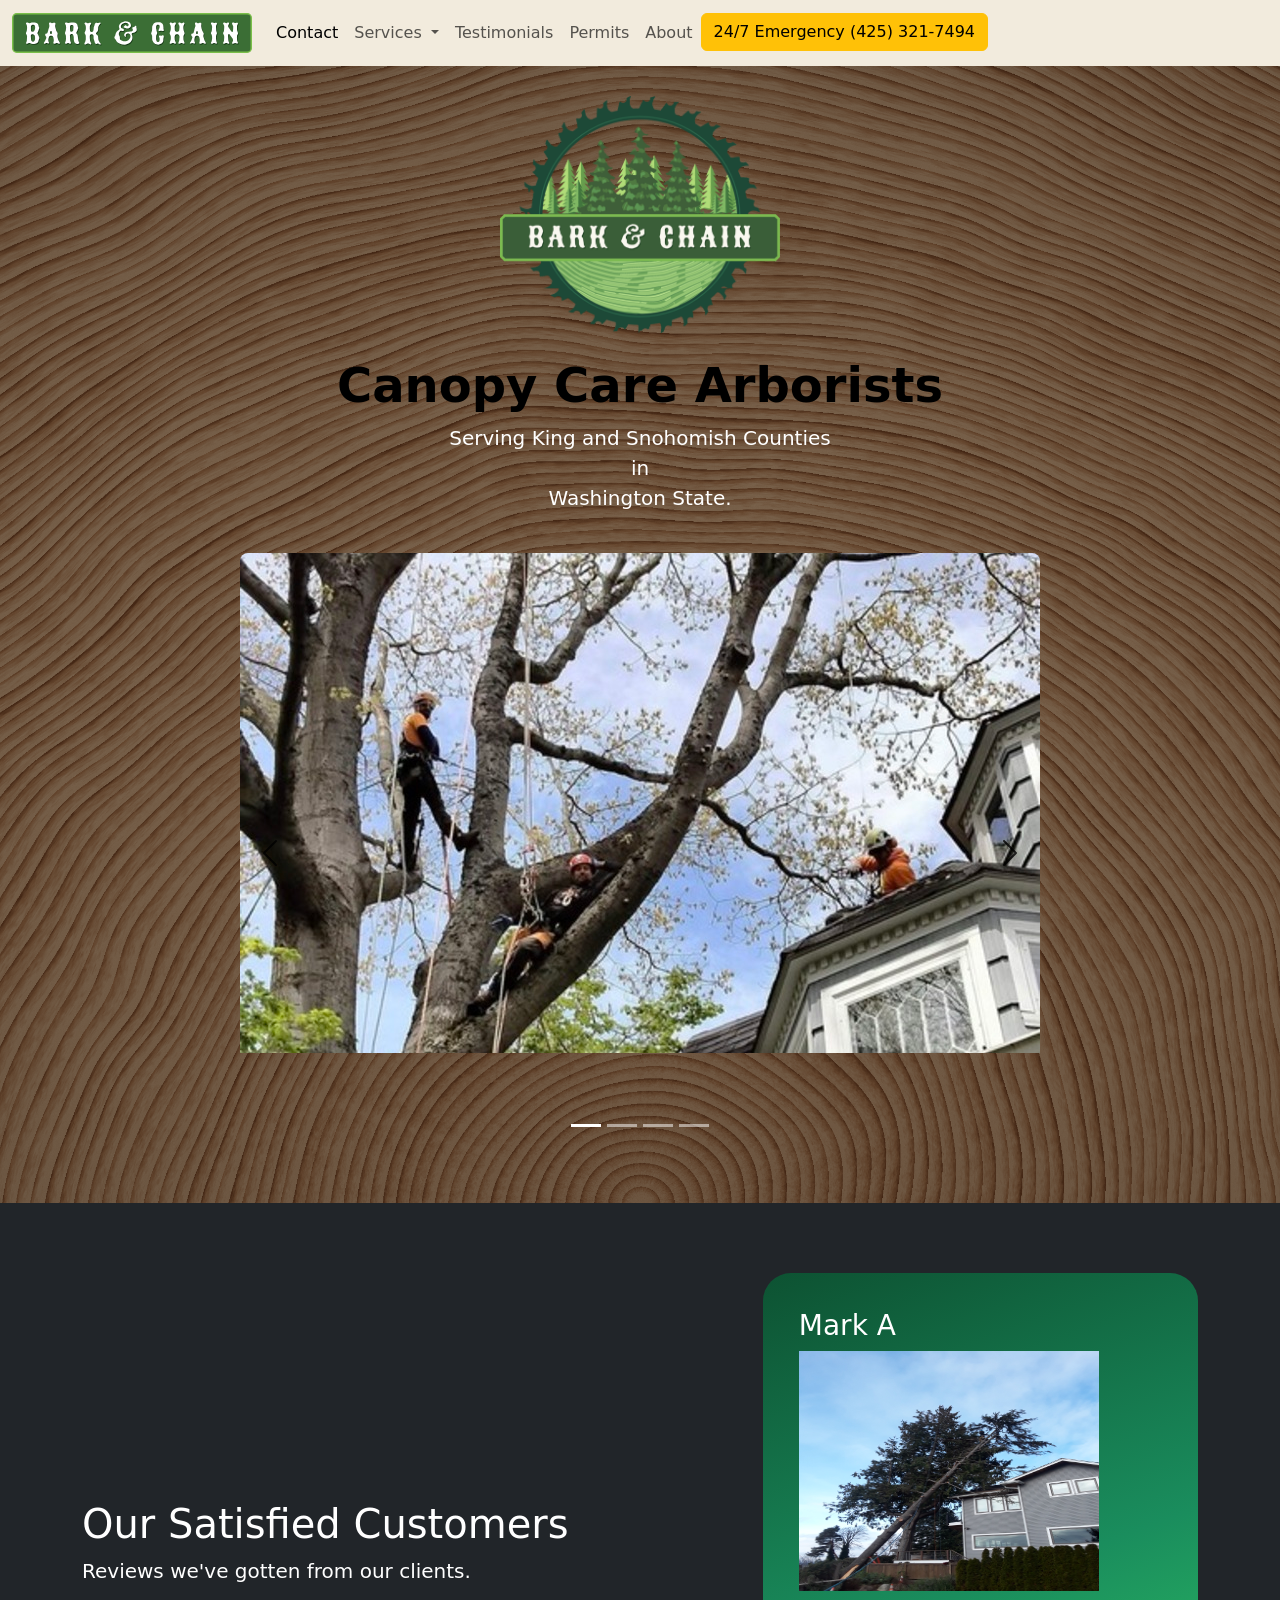
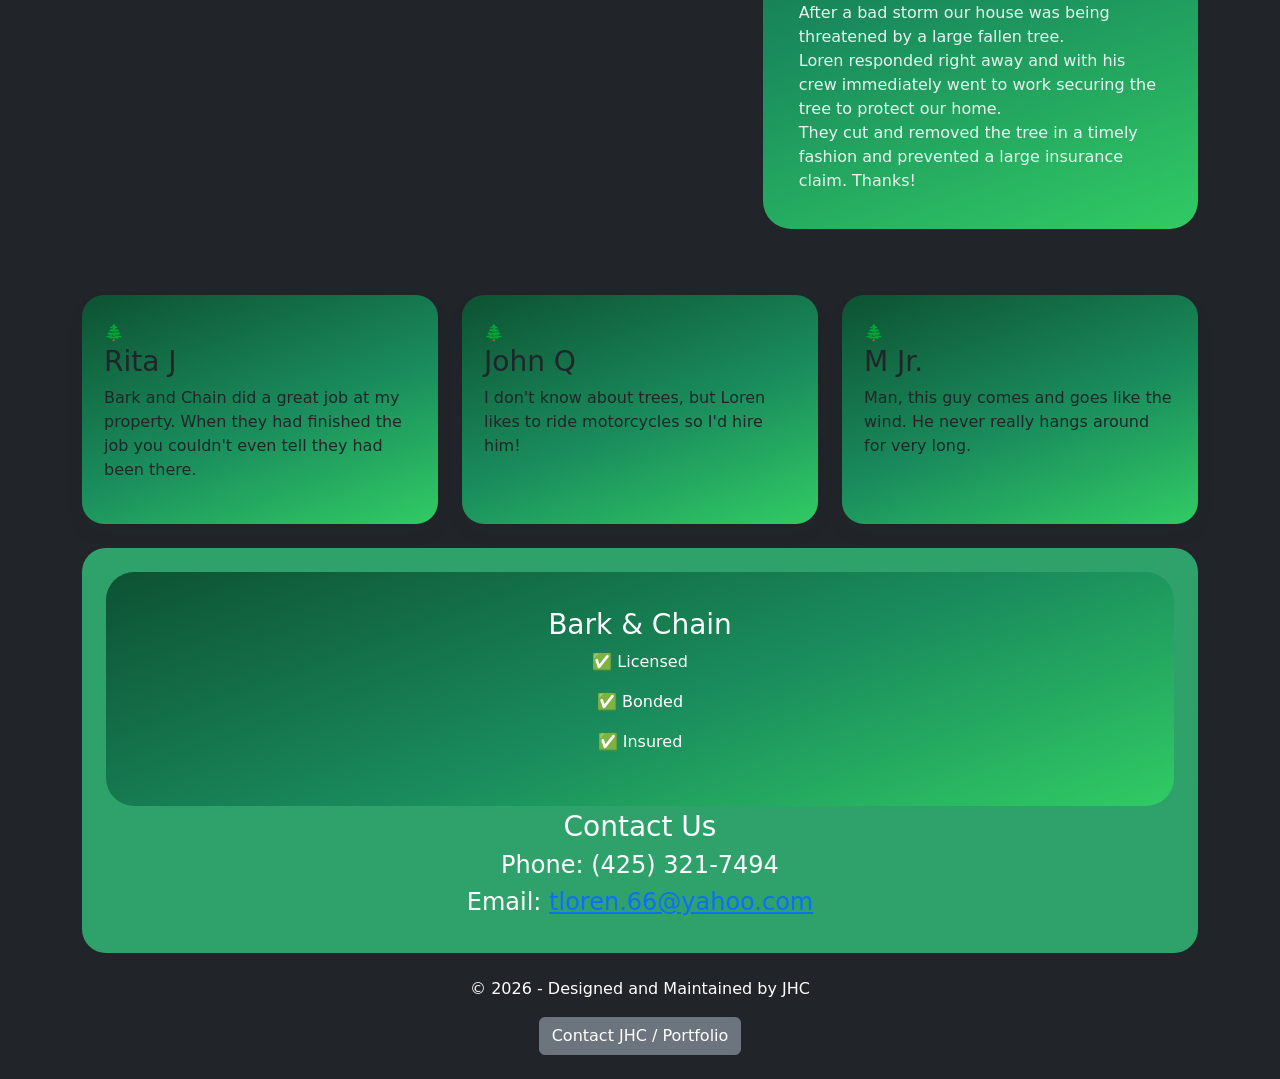
<file: index.html>
<!DOCTYPE html>
<html lang="en">

<head>
    <meta charset="UTF-8">
    <meta name="viewport" content="width=device-width, initial-scale=1.0">
    <title>Bark and Chain Tree Service</title>
    <!-- CSS -->
    <link href="https://cdn.jsdelivr.net/npm/bootstrap@5.3.8/dist/css/bootstrap.min.css" rel="stylesheet" integrity="sha384-sRIl4kxILFvY47J16cr9ZwB07vP4J8+LH7qKQnuqkuIAvNWLzeN8tE5YBujZqJLB" crossorigin="anonymous">
    <link rel="stylesheet" href="assets/css/style.css">
</head>

<body class="text-bg-dark">
    <!-- The main header holds the background image -->
    <header class="home-header">
        <!-- Your existing navbar with its class -->
        <nav class="navbar navbar-tan navbar-expand-lg bg-body-tertiary fixed-top">
            <div class="container-fluid">
                <!--<a class="navbar-brand" href="#">🌲BARK & CHAIN</a> -->
                <a class="navbar-brand" href="/">
                    <img src="assets/images/bark-chain-brand.svg" alt="Bark and Chain" height="40">
                </a>
                <button class="navbar-toggler" type="button" data-bs-toggle="collapse"
                    data-bs-target="#navbarSupportedContent" aria-controls="navbarSupportedContent"
                    aria-expanded="false" aria-label="Toggle navigation">
                    <span class="navbar-toggler-icon"></span>
                </button>
                <div class="collapse navbar-collapse" id="navbarSupportedContent">
                    <ul class="navbar-nav me-auto mb-2 mb-lg-0">
                        <li class="nav-item">
                            <a class="nav-link active" aria-current="page" href="/index.html#contact">Contact</a>
                        </li>
                        <li class="nav-item dropdown">
                            <a class="nav-link dropdown-toggle" href="#" role="button" data-bs-toggle="dropdown"
                                aria-expanded="false">
                                Services
                            </a>
                            <ul class="dropdown-menu">
                                <li><a class="dropdown-item" href="/services.html#treeserv">Tree Removal and Pruning</a></li>
                                <li><a class="dropdown-item" href="/services.html#assessment">Winter Assessments</a></li>
                                <li><a class="dropdown-item" href="/services.html#storm">Storm Damage</a></li>
                                <li><a class="dropdown-item" href="/services.html#stump">Stump Removal</a></li>
                                <li><a class="dropdown-item" href="/services.html#shrub">Hedges and Shrubs</a></li>
                            </ul>
                        </li>
                        <li class="nav-item">
                            <a class="nav-link" href="/index.html#testimonialhero">Testimonials</a>
                        </li>
                        <li class="nav-item">
                            <a class="nav-link" href="/permits.html">Permits</a>
                        </li>
                        <li class="nav-item">
                            <a class="nav-link" href="/about.html">About</a>
                        </li>
                        <li class="nav-item">
                             <a href="tel:+14253217494" class="btn btn-warning btn-md" role="button">24/7 Emergency (425) 321-7494</a>
                        </li>
                    </ul>
                </div>
            </div>
        </nav>
        <!-- end navbar -->
        <!-- Hero Section -->
        <div class="px-4 pt-5 pb-3 mt-5 mb-0 text-center">
            <!-- Logo  -->
            <img class="home-hero-logo d-block mx-auto mb-4" src="assets/images/bark-chain-logo2.png" alt="Bark and Chain Tree Service">
            <!-- Headline -->
            <h1 class="display-5 fw-bold text-body-emphasis">Canopy Care Arborists</h1>

            <div class="col-lg-6 mx-auto">
                <p class="lead mb-4">Serving King and Snohomish Counties<br />in<br />Washington State.</p>
            </div>
        </div>
        <!--End Hero Section-->

    <!--Carousel start-->
    <div class="carousel-container">
        <div class="custom-carousel-wrapper">

            <div id="mainCarousel" class="carousel slide" data-bs-ride="carousel">

                <!-- Indicators  -->
                <div class="carousel-indicators">
                    <button type="button" data-bs-target="#mainCarousel" data-bs-slide-to="0" class="active"
                        aria-current="true" aria-label="Slide 1"></button>
                    <button type="button" data-bs-target="#mainCarousel" data-bs-slide-to="1"
                        aria-label="Slide 2"></button>
                    <button type="button" data-bs-target="#mainCarousel" data-bs-slide-to="2"
                        aria-label="Slide 3"></button>
                    <button type="button" data-bs-target="#mainCarousel" data-bs-slide-to="3"
                        aria-label="Slide 4"></button>
                </div>

                <!-- Carousel Items (800x600px Box) -->
                <div class="carousel-inner">
                    <div class="carousel-item">
                        <img src="assets/images/carsl_news.jpeg" alt="in a tree on the news">
                    </div>
                    <div class="carousel-item">
                        <img src="assets/images/carsl_water.jpeg" alt="working on a tree over water">
                    </div>
                    <div class="carousel-item active">
                        <img src="assets/images/carsl_chill.jpeg" alt="tree work">
                    </div>
                    <div class="carousel-item">
                        <img src="assets/images/carsl_dwntwn.jpeg" alt="downtown tree work">
                    </div>
                </div>

                <!-- Controls -->
                <button class="carousel-control-prev" type="button" data-bs-target="#mainCarousel" data-bs-slide="prev">
                    <span class="carousel-control-prev-icon" aria-hidden="true"></span>
                    <span class="visually-hidden">Previous</span>
                </button>
                <button class="carousel-control-next" type="button" data-bs-target="#mainCarousel" data-bs-slide="next">
                    <span class="carousel-control-next-icon" aria-hidden="true"></span>
                    <span class="visually-hidden">Next</span>
                </button>

            </div>

        </div>
    </div>
    <!-- end carousel-->
    </header>
    <!-- testimonial section start -->
    <section class="testimonialhero" id="testimonialhero">
        <div class="container hero-grid">
            <div>
                <span class="eyebrow"></span>
                <h1>Our Satisfied Customers</h1>
                <p class="lead">
                    Reviews we've gotten from our clients.
                </p>
            </div>

            <div class="hero-panel">
                <div class="mini-card">
                    <div class="mini-label">
                        <h3>Mark A</h3>
                    </div>
                    <img src="assets/images/house_danger.jpeg" class="" alt="fallen tree" width="300" height="240">
                </div>

                <div class="mini-card">
                    <div
                        style="display:flex; justify-content:space-between; margin-top:10px; font-size:1.0rem; opacity:0.9;">
                        <span>After a bad storm our house was being threatened by a large fallen tree.<br />
                            Loren responded right away and with his crew immediately went to work securing the tree to
                            protect our home.<br />
                            They cut and removed the tree in a timely fashion and prevented a large insurance claim.
                            Thanks!
                        </span>
                    </div>
                </div>
            </div>
        </div>
    </section>
    <div class="container">
        <div class="cards">
            <article class="card">
                <div class="icon">&#x1F332</div>
                <h3>Rita J</h3>
                <p>
                    Bark and Chain did a great job at my property. When they had finished the job you couldn't even tell
                    they had been there.
                </p>
            </article>

            <article class="card">
                <div class="icon">&#x1F332</div>
                <h3>John Q</h3>
                <p>
                    I don't know about trees, but Loren likes to ride motorcycles so I'd hire him!
                </p>
            </article>

            <article class="card">
                <div class="icon">&#x1F332</div>
                <h3>M Jr.</h3>
                <p>
                    Man, this guy comes and goes like the wind. He never really hangs around for very long.
                </p>
            </article>
        </div>
        <!-- testimonial section end-->
        <br />
        <main>
            <div class="container hero-panel text-center">
                <h3>Bark &amp; Chain</h3>
                <p>&#x2705 Licensed</p>
                <p>&#x2705 Bonded</p>
                <p>&#x2705 Insured</p>
            </div>
            <div class="text-center text-white py-1" id="contact">
                <h3>Contact Us</h3>
                <h4>Phone: (425) 321-7494</h4>
                <h4>Email: <a href="tloren.66@yahoo.com">tloren.66@yahoo.com</a></h4>
            </div>
        
        </main>

        <footer class="text-center py-4 bg-dark">
            <p>&copy; <span id="current-year">2026</span> - Designed and Maintained by JHC</p>
             <a href="https://himilou.github.io/" class="btn btn-secondary" role="button">Contact JHC / Portfolio</a>
        </footer>

        <!-- JavaScript path assets/js/ -->
        <script src="https://cdn.jsdelivr.net/npm/bootstrap@5.3.8/dist/js/bootstrap.bundle.min.js"
            integrity="sha384-FKyoEForCGlyvwx9Hj09JcYn3nv7wiPVlz7YYwJrWVcXK/BmnVDxM+D2scQbITxI"
            crossorigin="anonymous"></script>

        <script src="assets/js/script.js"></script>
</body>

</html>
</file>
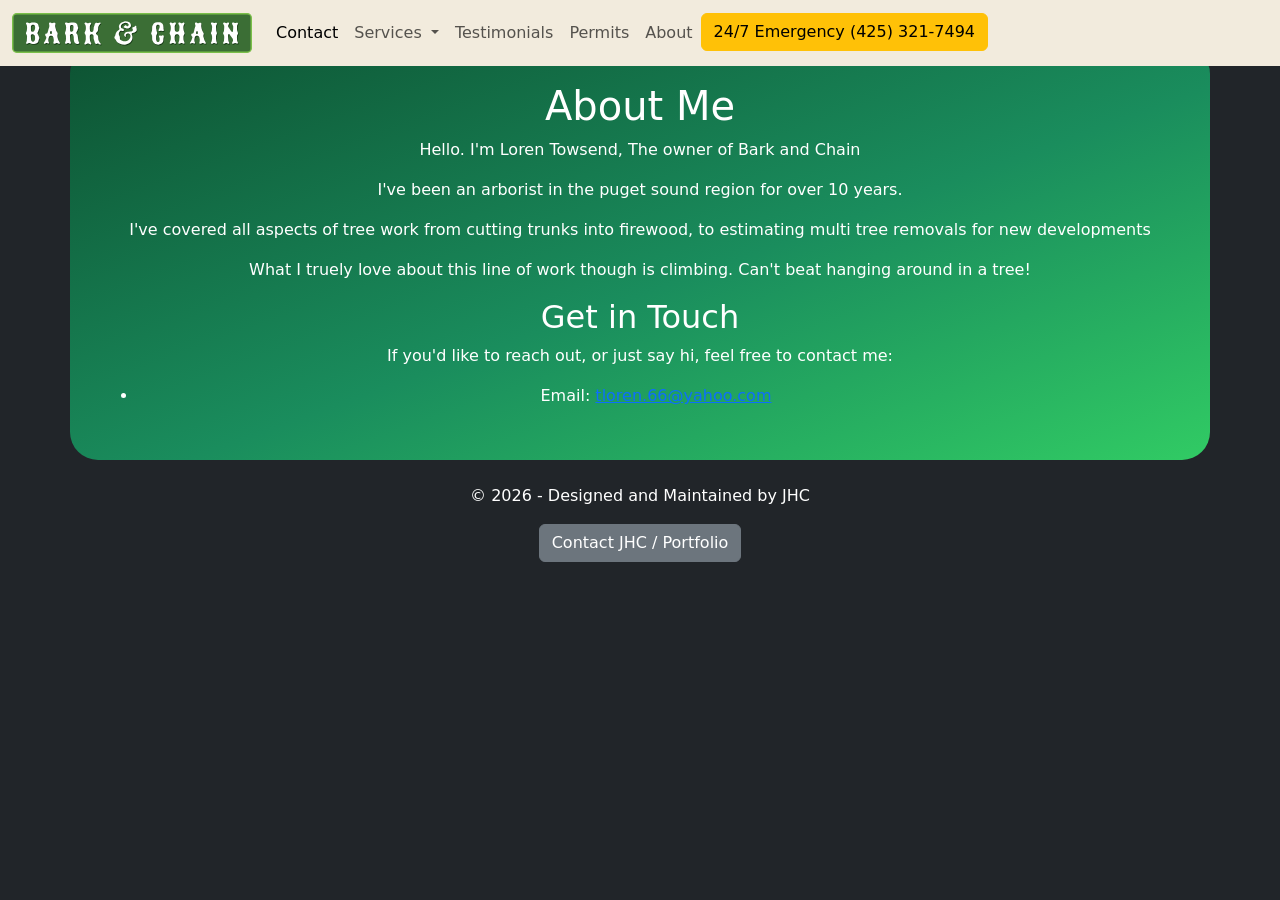
<file: about.html>
<!DOCTYPE html>
<html lang="en">

<!DOCTYPE html>
<html lang="en">

<head>
    <meta charset="UTF-8">
    <meta name="viewport" content="width=device-width, initial-scale=1.0">
    <title>Bark and Chain Tree Service</title>
    <!-- CSS -->
    <link href="https://cdn.jsdelivr.net/npm/bootstrap@5.3.8/dist/css/bootstrap.min.css" rel="stylesheet"
        integrity="sha384-sRIl4kxILFvY47J16cr9ZwB07vP4J8+LH7qKQnuqkuIAvNWLzeN8tE5YBujZqJLB" crossorigin="anonymous">
    <link rel="stylesheet" href="assets/css/style.css">
</head>

<body class="bg-dark text-white text-center">
    <header>
         <!-- Your existing navbar with its class -->
        <nav class="navbar navbar-tan navbar-expand-lg bg-body-tertiary fixed-top">
            <div class="container-fluid">
                <!--<a class="navbar-brand" href="#">🌲BARK & CHAIN</a> -->
                <a class="navbar-brand" href="/">
                    <img src="assets/images/bark-chain-brand.svg" alt="Bark and Chain" height="40">
                </a>
                <button class="navbar-toggler" type="button" data-bs-toggle="collapse"
                    data-bs-target="#navbarSupportedContent" aria-controls="navbarSupportedContent"
                    aria-expanded="false" aria-label="Toggle navigation">
                    <span class="navbar-toggler-icon"></span>
                </button>
                <div class="collapse navbar-collapse" id="navbarSupportedContent">
                    <ul class="navbar-nav me-auto mb-2 mb-lg-0">
                        <li class="nav-item">
                            <a class="nav-link active" aria-current="page" href="/index.html#contact">Contact</a>
                        </li>
                        <li class="nav-item dropdown">
                            <a class="nav-link dropdown-toggle" href="#" role="button" data-bs-toggle="dropdown"
                                aria-expanded="false">
                                Services
                            </a>
                            <ul class="dropdown-menu">
                                <li><a class="dropdown-item" href="/services.html#treeserv">Tree Removal and Pruning</a></li>
                                <li><a class="dropdown-item" href="/services.html#assessment">Winter Assessments</a></li>
                                <li><a class="dropdown-item" href="/services.html#storm">Storm Damage</a></li>
                                <li><a class="dropdown-item" href="/services.html#stump">Stump Removal</a></li>
                                <li><a class="dropdown-item" href="/services.html#shrub">Hedges and Shrubs</a></li>
                            </ul>
                        </li>
                        <li class="nav-item">
                            <a class="nav-link" href="/index.html#testimonialhero">Testimonials</a>
                        </li>
                        <li class="nav-item">
                            <a class="nav-link" href="/permits.html">Permits</a>
                        </li>
                        <li class="nav-item">
                            <a class="nav-link" href="/about.html">About</a>
                        </li>
                        <li class="nav-item">
                            <a href="tel:+14253217494" class="btn btn-warning btn-md" role="button">24/7 Emergency (425) 321-7494</a>
                        </li>
                    </ul>
                </div>
            </div>
        </nav>
        <!-- end navbar -->
    </header>
    <div class="menu-offset"> </div>
    <div class="container hero-panel">
          
        <h1>About Me</h1>

        <p>Hello. I'm Loren Towsend, The owner of Bark and Chain</p>

        <p>I've been an arborist in the puget sound region for over 10 years.</p>
        <p>I've covered all aspects of tree work from cutting trunks into firewood, to estimating multi tree removals
            for
            new developments</p>
        <p>What I truely love about this line of work though is climbing. Can't beat hanging around in a tree!</p>

        <h2>Get in Touch</h2>
        <p>If you'd like to reach out, or just say hi, feel free to contact me:</p>
        <ul>
            <li>Email: <a href="tloren.66@yahoo.com">tloren.66@yahoo.com</a></li>

        </ul>
    </div>



    <!-- Footer -->

    <footer class="text-center py-4 bg-dark">
        <p>&copy; <span id="current-year">2026</span> - Designed and Maintained by JHC</p>
        <a href="https://himilou.github.io/" class="btn btn-secondary" role="button">Contact JHC / Portfolio</a>
    </footer>
    <script src="https://cdn.jsdelivr.net/npm/bootstrap@5.3.8/dist/js/bootstrap.bundle.min.js"
        integrity="sha384-FKyoEForCGlyvwx9Hj09JcYn3nv7wiPVlz7YYwJrWVcXK/BmnVDxM+D2scQbITxI"
        crossorigin="anonymous">
    </script>
</body>
</html>
</file>
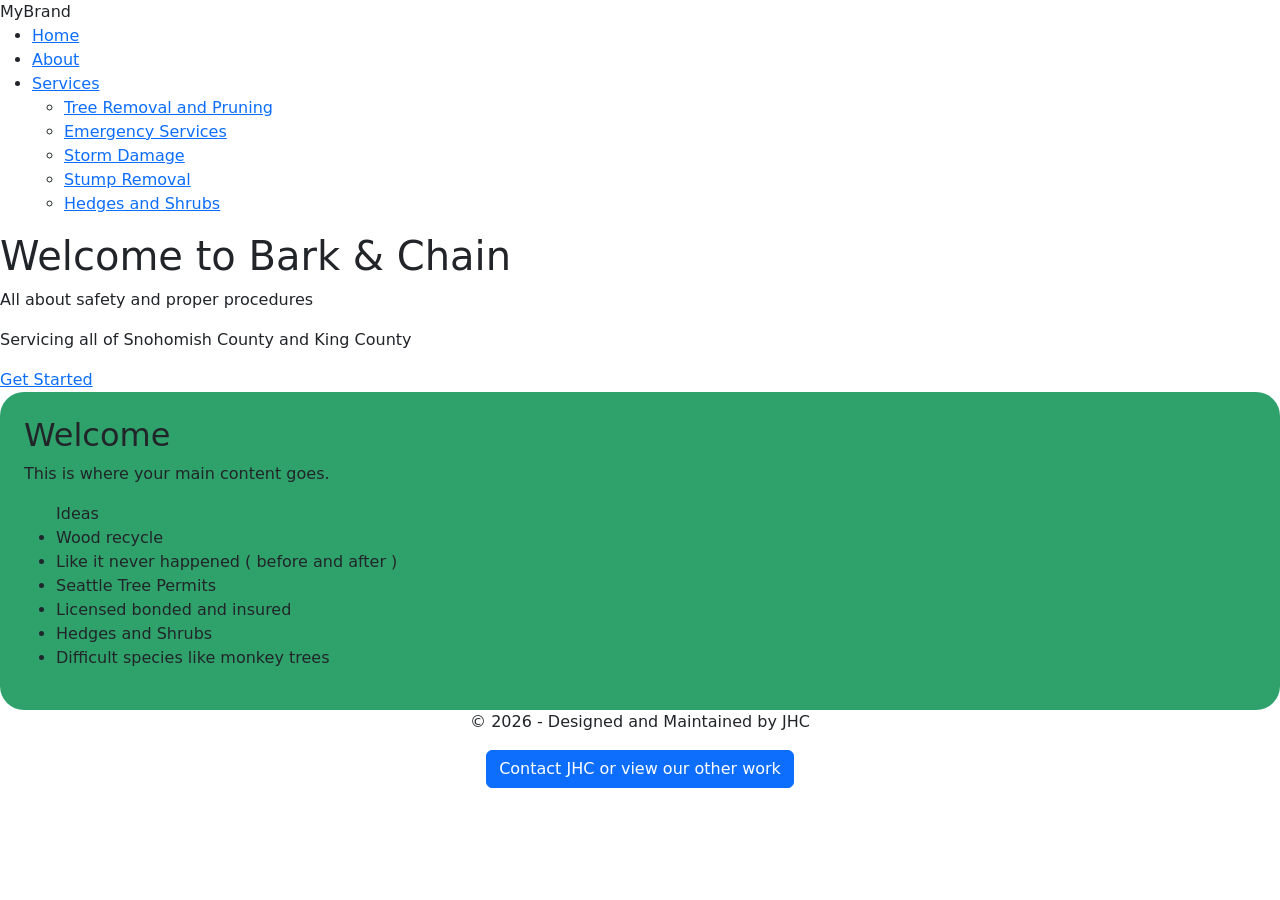
<file: index.old.html>
<!DOCTYPE html>
<html lang="en">
<head>
    <meta charset="UTF-8">
    <meta name="viewport" content="width=device-width, initial-scale=1.0">
    <title>Bark and Chain Tree Service</title>
    <!-- CSS -->
    <link href="https://cdn.jsdelivr.net/npm/bootstrap@5.3.8/dist/css/bootstrap.min.css" rel="stylesheet" integrity="sha384-sRIl4kxILFvY47J16cr9ZwB07vP4J8+LH7qKQnuqkuIAvNWLzeN8tE5YBujZqJLB" crossorigin="anonymous">
    <link rel="stylesheet" href="assets/css/style.css">
</head>
<body>
    <!-- The main header holds the background image -->
    <header>      
        <!-- Your existing navbar with its class -->
        <nav class="header-container">
            <div class="logo">MyBrand</div>
            <ul>
                <li><a href="#">Home</a></li>
                <li><a href="#">About</a></li>
                <li><a href="#">Services</a>
                    <ul class="submenu">
                        <li><a href="#">Tree Removal and Pruning</a></li>
                        <li><a href="#">Emergency Services</a></li>
                        <li><a href="#">Storm Damage</a></li>
                        <li><a href="#">Stump Removal</a></li>
                        <li><a href="#">Hedges and Shrubs</a></li>
                    </ul>
                </li>
            </ul>
        </nav>

        <!-- Hero text and buttons -->
        <div class="hero-content">
            <h1>Welcome to Bark & Chain</h1>
            <p>All about safety and proper procedures</p>
            <p>Servicing all of Snohomish County and King County</p>
            <a href="#" class="hero-btn">Get Started</a>
        </div>
    </header>
   

    <main>
        <h2>Welcome</h2>
        <p>This is where your main content goes.</p>
        <ul>Ideas
            <li>Wood recycle</li>
            <li>Like it never happened ( before and after )</li>
            <li>Seattle Tree Permits</li>
            <li>Licensed bonded and insured</li>
            <li>Hedges and Shrubs</li>
            <li>Difficult species like monkey trees</li>

        </ul>
    </main>

    <footer>
        <p>&copy; <span id="current-year">2026</span> - Designed and Maintained by JHC</p>
        <a href="https://himilou.github.io/" class="btn btn-primary">Contact JHC or view our other work</a>
    </footer>

    <!-- JavaScript path assets/js/ -->
    <script src="https://cdn.jsdelivr.net/npm/bootstrap@5.3.8/dist/js/bootstrap.bundle.min.js" integrity="sha384-FKyoEForCGlyvwx9Hj09JcYn3nv7wiPVlz7YYwJrWVcXK/BmnVDxM+D2scQbITxI" crossorigin="anonymous"></script>

    <script src="assets/js/script.js"></script>
</body>
</html>
</file>
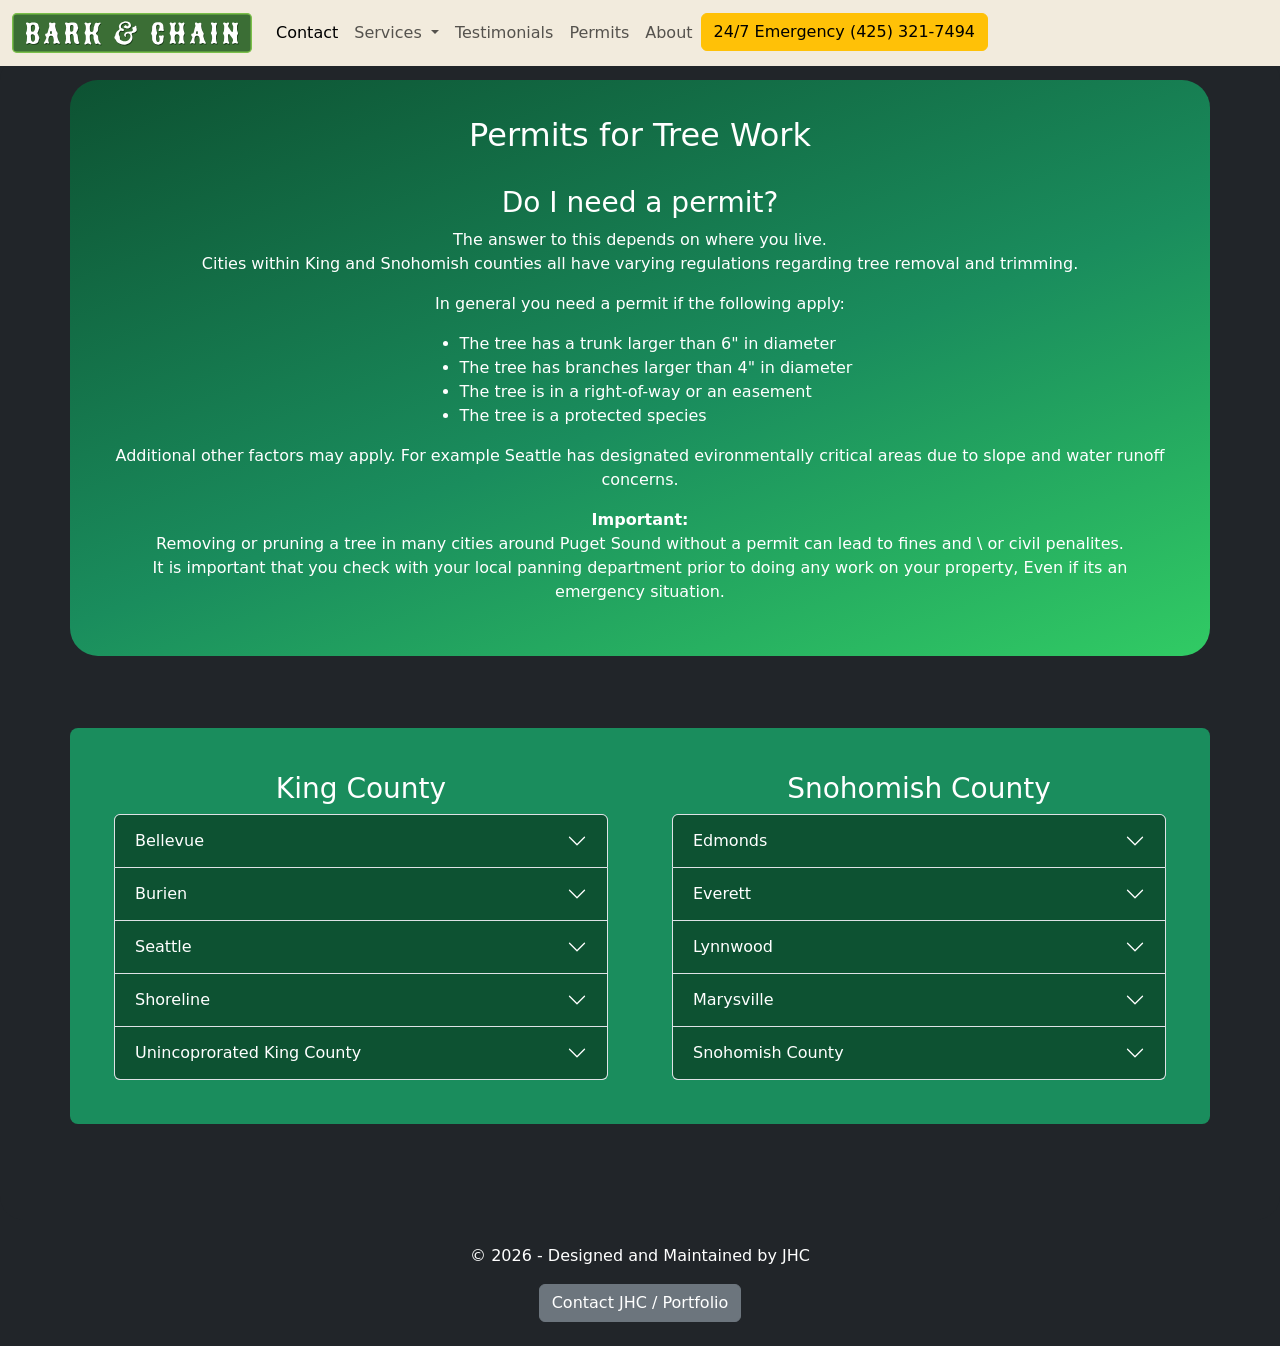
<file: permits.html>
<!doctype html>
<html lang="en">
  <head>
    <meta charset="UTF-8" />
    <meta name="viewport" content="width=device-width, initial-scale=1.0" />
    <title>Bark and Chain Tree Service</title>
    <!-- CSS -->
    <link
      href="https://cdn.jsdelivr.net/npm/bootstrap@5.3.8/dist/css/bootstrap.min.css"
      rel="stylesheet"
      integrity="sha384-sRIl4kxILFvY47J16cr9ZwB07vP4J8+LH7qKQnuqkuIAvNWLzeN8tE5YBujZqJLB"
      crossorigin="anonymous"
    />
    <link rel="stylesheet" href="assets/css/style.css" />
  </head>

  <body class="bg-dark">
    <!-- The main header holds the background image -->
    <header class="p-3 bg-dark text-white site-header">
      <!-- Your existing navbar with its class -->
      <nav
        class="navbar navbar-tan navbar-expand-lg bg-body-tertiary fixed-top"
      >
        <div class="container-fluid">
          <!--<a class="navbar-brand" href="#">🌲BARK & CHAIN</a> -->
          <a class="navbar-brand" href="/">
            <img
              src="assets/images/bark-chain-brand.svg"
              alt="Bark and Chain"
              height="40"
            />
          </a>
          <button
            class="navbar-toggler"
            type="button"
            data-bs-toggle="collapse"
            data-bs-target="#navbarSupportedContent"
            aria-controls="navbarSupportedContent"
            aria-expanded="false"
            aria-label="Toggle navigation"
          >
            <span class="navbar-toggler-icon"></span>
          </button>
          <div class="collapse navbar-collapse" id="navbarSupportedContent">
            <ul class="navbar-nav me-auto mb-2 mb-lg-0">
              <li class="nav-item">
                <a class="nav-link active" aria-current="page" href="/index.html#contact">Contact</a>
              </li>
              <li class="nav-item dropdown">
                <a
                  class="nav-link dropdown-toggle"
                  href="#"
                  role="button"
                  data-bs-toggle="dropdown"
                  aria-expanded="false"
                >
                  Services
                </a>
                <ul class="dropdown-menu">
                  <li>
                    <a class="dropdown-item" href="/services.html#treeserv"
                      >Tree Removal and Pruning</a
                    >
                  </li>
                  <li>
                    <a class="dropdown-item" href="/services.html#assessment"
                      >Winter Assessments</a
                    >
                  </li>
                  <li>
                    <a class="dropdown-item" href="/services.html#storm"
                      >Storm Damage</a
                    >
                  </li>
                  <li>
                    <a class="dropdown-item" href="/services.html#stump"
                      >Stump Removal</a
                    >
                  </li>
                  <li>
                    <a class="dropdown-item" href="/services.html#shrub"
                      >Hedges and Shrubs</a
                    >
                  </li>
                </ul>
              </li>
              <li class="nav-item">
                <a class="nav-link" href="/index.html#testimonialhero"
                  >Testimonials</a
                >
              </li>
              <li class="nav-item">
                <a class="nav-link" href="/permits.html">Permits</a>
              </li>
              <li class="nav-item">
                <a class="nav-link" href="/about.html">About</a>
              </li>
              <li class="nav-item">
                <a
                  href="tel:+14253217494"
                  class="btn btn-warning btn-md"
                  role="button"
                  >24/7 Emergency (425) 321-7494</a
                >
              </li>
            </ul>
          </div>
        </div>
      </nav>
      <!-- end navbar -->
    </header>
    <br />
    <main class="bg-dark text-white">
      <div class="container hero-panel text-center">
        <h2>Permits for Tree Work</h2>
        <br />
        <h3>Do I need a permit?</h3>
        <p>
          The answer to this depends on where you live.<br />
          Cities within King and Snohomish counties all have varying regulations
          regarding tree removal and trimming.
        </p>
        <p>In general you need a permit if the following apply:</p>
        <ul class="d-inline-block text-start">
          <li>The tree has a trunk larger than 6" in diameter</li>
          <li>The tree has branches larger than 4" in diameter</li>
          <li>The tree is in a right-of-way or an easement</li>
          <li>The tree is a protected species</li>
        </ul>
        <p>
          Additional other factors may apply. For example Seattle has designated
          evironmentally critical areas due to slope and water runoff concerns.
        </p>
        <p>
          <strong>Important:</strong><br />
          Removing or pruning a tree in many cities around Puget Sound without a
          permit can lead to fines and \ or civil penalites.<br />
          It is important that you check with your local panning department
          prior to doing any work on your property, Even if its an emergency
          situation.
        </p>
      </div>
      <section class="text-center py-5">
        <div
          class="container bg-permit-container text-white p-4 rounded-3 my-4"
        >
          <div class="row">
            <div class="col-12 col-md-6">
              <div class="padded-container">
                <h3>King County</h3>
                <div class="accordion" id="accordionKing">
                  <div class="accordion-item">
                    <h2 class="accordion-header">
                      <button
                        class="accordion-button collapsed"
                        type="button"
                        data-bs-toggle="collapse"
                        data-bs-target="#collapseOne"
                        aria-expanded="false"
                        aria-controls="collapseOne"
                      >
                        Bellevue
                      </button>
                    </h2>
                    <div
                      id="collapseOne"
                      class="accordion-collapse collapse"
                      data-bs-parent="#accordionKing"
                    >
                      <div class="accordion-body">
                        <a
                          href="https://bellevuewa.gov/city-government/departments/development/zoning-and-land-use/zoning-requirements/trees/tree-removal"
                          rel="noopener noreferrer"
                          target="_blank"
                          >Bellevue Dept of Land Use</a
                        ><br />
                        <a
                          href="tel:+14254524898"
                          target="_blank"
                          rel="noopener noreferrer"
                          >425-452-4898</a
                        >
                      </div>
                    </div>
                  </div>
                  <div class="accordion-item">
                    <h2 class="accordion-header">
                      <button
                        class="accordion-button collapsed"
                        type="button"
                        data-bs-toggle="collapse"
                        data-bs-target="#collapseTwo"
                        aria-expanded="false"
                        aria-controls="collapseTwo"
                      >
                        Burien
                      </button>
                    </h2>
                    <div
                      id="collapseTwo"
                      class="accordion-collapse collapse"
                      data-bs-parent="#accordionKing"
                    >
                      <div class="accordion-body">
                        <a
                          href="https://www.burienwa.gov/business/community_development/trees_and_urban_forest_management/tree_regulations_and_permit_requirements"
                          >Burien Community Management </a
                        ><br />
                        <a
                          href="tel:+12062414647"
                          target="_blank"
                          rel="noopener noreferrer"
                        >
                          (206)241-4647
                        </a>
                      </div>
                    </div>
                  </div>
                  <div class="accordion-item">
                    <h2 class="accordion-header">
                      <button
                        class="accordion-button collapsed"
                        type="button"
                        data-bs-toggle="collapse"
                        data-bs-target="#collapseThree"
                        aria-expanded="false"
                        aria-controls="collapseThree"
                      >
                        Seattle
                      </button>
                    </h2>
                    <div
                      id="collapseThree"
                      class="accordion-collapse collapse"
                      data-bs-parent="#accordionKing"
                    >
                      <div class="accordion-body">
                        <a
                          href="https://www.seattle.gov/sdci/codes/codes-we-enforce-(a-z)/trees-and-codes"
                          >Seattle SDCI</a
                        ><br />
                        <a
                          href="tel:+12062335185"
                          target="_blank"
                          rel="noopener noreferrer"
                          >206-233-5185</a
                        >
                      </div>
                    </div>
                  </div>
                  <div class="accordion-item">
                    <h2 class="accordion-header">
                      <button
                        class="accordion-button collapsed"
                        type="button"
                        data-bs-toggle="collapse"
                        data-bs-target="#collapseFour"
                        aria-expanded="false"
                        aria-controls="collapseFour"
                      >
                        Shoreline
                      </button>
                    </h2>
                    <div
                      id="collapseFour"
                      class="accordion-collapse collapse"
                      data-bs-parent="#accordionKing"
                    >
                      <div class="accordion-body">
                        <a
                          href="https://www.shorelinewa.gov/our-city/environment/trees"
                          rel="noopener noreferrer"
                          target="_blank"
                          >Shoreline Planning & Community Development</a
                        ><br />
                        <a
                          href="tel:+12068012500"
                          target="_blank"
                          rel="noopener noreferrer"
                          >206-801-2500</a
                        >
                      </div>
                    </div>
                  </div>
                  <div class="accordion-item">
                    <h2 class="accordion-header">
                      <button
                        class="accordion-button collapsed"
                        type="button"
                        data-bs-toggle="collapse"
                        data-bs-target="#collapseFive"
                        aria-expanded="false"
                        aria-controls="collapseFive"
                      >
                        Unincoprorated King County
                      </button>
                    </h2>
                    <div
                      id="collapseFive"
                      class="accordion-collapse collapse"
                      data-bs-parent="#accordionKing"
                    >
                      <div class="accordion-body">
                        <a
                          href="https://kingcounty.gov/en/dept/local-services/certificates-permits-licenses/permits/permits-inspections-codes-buildings-land-use/do-you-need-a-permit#toc-Land-use"
                          rel="noopener noreferrer"
                          target="_blank"
                          >King County Land Use Dept.</a
                        ><br />
                        <a
                          href="tel:+12062966600"
                          target="_blank"
                          rel="noopener noreferrer"
                          >206‑296‑6600</a
                        >
                      </div>
                    </div>
                  </div>
                </div>
              </div>
            </div>
            <div class="col-12 col-md-6">
              <div class="padded-container">
                <h3>Snohomish County</h3>
                <div class="accordion" id="accordionSnohomish">
                  <div class="accordion-item">
                    <h2 class="accordion-header">
                      <button
                        class="accordion-button collapsed"
                        type="button"
                        data-bs-toggle="collapse"
                        data-bs-target="#collapseSno1"
                        aria-expanded="false"
                        aria-controls="collapseSno1"
                      >
                        Edmonds
                      </button>
                    </h2>
                    <div
                      id="collapseSno1"
                      class="accordion-collapse collapse"
                      data-bs-parent="#accordionSnohomish"
                    >
                      <div class="accordion-body">
                        <a
                          href="https://www.edmondswa.gov/government/departments/development_services"
                          rel="noopener noreferrer"
                          target="_blank"
                          >City of Edmonds Planning Department</a
                        ><br />
                        <a
                          href="tel:+14257710220"
                          target="_blank"
                          rel="noopener noreferrer"
                          >425-771-0220</a
                        >
                      </div>
                    </div>
                  </div>
                  <div class="accordion-item">
                    <h2 class="accordion-header">
                      <button
                        class="accordion-button collapsed"
                        type="button"
                        data-bs-toggle="collapse"
                        data-bs-target="#collapseSno2"
                        aria-expanded="false"
                        aria-controls="collapseSno2"
                      >
                        Everett
                      </button>
                    </h2>
                    <div
                      id="collapseSno2"
                      class="accordion-collapse collapse"
                      data-bs-parent="#accordionSnohomish"
                    >
                      <div class="accordion-body">
                        <a
                          href="https://www.everettwa.gov/342/Planning"
                          rel="noopener noreferrer"
                          target="_blank"
                          >City of Everett Planning Department</a
                        ><br />
                        <a
                          href="tel:+14252578704"
                          target="_blank"
                          rel="noopener noreferrer"
                          >425-257-8704</a
                        >
                      </div>
                    </div>
                  </div>
                  <div class="accordion-item">
                    <h2 class="accordion-header">
                      <button
                        class="accordion-button collapsed"
                        type="button"
                        data-bs-toggle="collapse"
                        data-bs-target="#collapseSno3"
                        aria-expanded="false"
                        aria-controls="collapseSno3"
                      >
                        Lynnwood
                      </button>
                    </h2>
                    <div
                      id="collapseSno3"
                      class="accordion-collapse collapse"
                      data-bs-parent="#accordionSnohomish"
                    >
                      <div class="accordion-body">
                        <a
                          href="https://www.lynnwoodwa.gov/Government/Departments/Public-Works/Environmental-and-Surface-Water-Management/Trees"
                          rel="noopener noreferrer"
                          target="_blank"
                          >City of Lynnwood Public Works Department</a
                        ><br />
                        <a
                          href="tel:+1425670-5201"
                          target="_blank"
                          rel="noopener noreferrer"
                          >(425)-670-5201</a
                        >
                      </div>
                    </div>
                  </div>
                  <div class="accordion-item">
                    <h2 class="accordion-header">
                      <button
                        class="accordion-button collapsed"
                        type="button"
                        data-bs-toggle="collapse"
                        data-bs-target="#collapseSno4"
                        aria-expanded="false"
                        aria-controls="collapseSno4"
                      >
                        Marysville
                      </button>
                    </h2>
                    <div
                      id="collapseSno4"
                      class="accordion-collapse collapse"
                      data-bs-parent="#accordionSnohomish"
                    >
                      <div class="accordion-body">
                        <a
                          href="https://www.marysvillewa.gov/1440/Permit-Services"
                          rel="noopener noreferrer"
                          target="_blank"
                          >City of Marysville Planning Department</a
                        ><br />
                        <a
                          href="tel:+13603638223"
                          target="_blank"
                          rel="noopener noreferrer"
                          >360-363-8223</a
                        >
                      </div>
                    </div>
                  </div>
                  <div class="accordion-item">
                    <h2 class="accordion-header">
                      <button
                        class="accordion-button collapsed"
                        type="button"
                        data-bs-toggle="collapse"
                        data-bs-target="#collapseSno5"
                        aria-expanded="false"
                        aria-controls="collapseSno5"
                      >
                        Snohomish County
                      </button>
                    </h2>
                    <div
                      id="collapseSno5"
                      class="accordion-collapse collapse"
                      data-bs-parent="#accordionSnohomish"
                    >
                      <div class="accordion-body">
                        <a
                          href="https://snohomishcountywa.gov/1687/Permitting"
                          rel="noopener noreferrer"
                          target="_blank"
                          >Snohomish County Planning Department</a
                        ><br />
                        <a
                          href="tel:+14253883311"
                          target="_blank"
                          rel="noopener noreferrer"
                          >425-388-3311</a
                        >
                      </div>
                    </div>
                  </div>
                </div>
              </div>
            </div>
          </div>
        </div>
      </section>
    </main>

    <footer class="text-center py-4 bg-dark text-bg-dark">
      <p>
        &copy; <span id="current-year">2026</span> - Designed and Maintained by
        JHC
      </p>
      <a
        href="https://himilou.github.io/"
        class="btn btn-secondary"
        role="button"
        >Contact JHC / Portfolio</a
      >
    </footer>

    <!-- JavaScript path assets/js/ -->
    <script
      src="https://cdn.jsdelivr.net/npm/bootstrap@5.3.8/dist/js/bootstrap.bundle.min.js"
      integrity="sha384-FKyoEForCGlyvwx9Hj09JcYn3nv7wiPVlz7YYwJrWVcXK/BmnVDxM+D2scQbITxI"
      crossorigin="anonymous"
    ></script>

    <script src="assets/js/script.js"></script>
  </body>
</html>
</file>
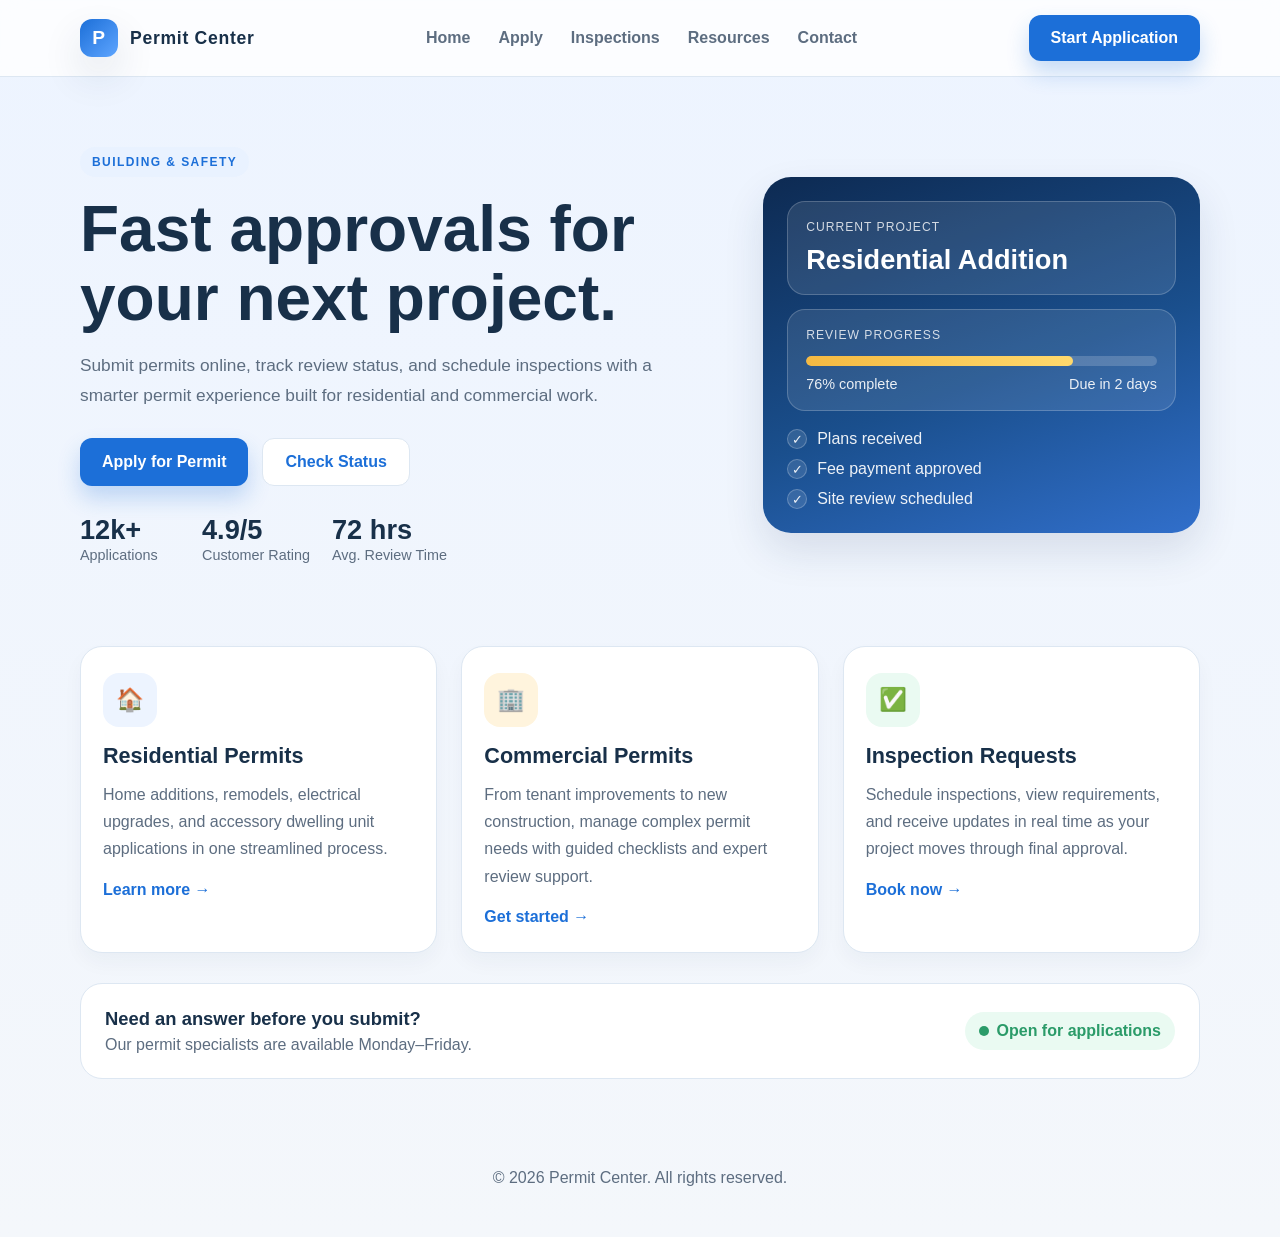
<file: permits.sample.html>
<!DOCTYPE html>
<html lang="en">
  <head>
    <meta charset="UTF-8" />
    <meta name="viewport" content="width=device-width, initial-scale=1.0" />
    <title>Permit Center</title>
    <style>
      :root {
        --bg: #f4f7fb;
        --card: #ffffff;
        --primary: #1c6fd8;
        --primary-dark: #154fa1;
        --accent: #f4b942;
        --text: #183049;
        --muted: #5d6d80;
        --border: #dde7f2;
        --success: #2b9b69;
        --shadow: 0 18px 40px rgba(22, 51, 88, 0.12);
      }

      * { box-sizing: border-box; }

      body {
        margin: 0;
        font-family: Arial, Helvetica, sans-serif;
        background: linear-gradient(180deg, #edf4ff 0%, var(--bg) 100%);
        color: var(--text);
      }

      .container {
        width: min(1120px, calc(100% - 32px));
        margin: 0 auto;
      }

      header {
        background: rgba(255, 255, 255, 0.8);
        backdrop-filter: blur(12px);
        border-bottom: 1px solid var(--border);
        position: sticky;
        top: 0;
        z-index: 10;
      }

      .nav {
        display: flex;
        align-items: center;
        justify-content: space-between;
        min-height: 76px;
      }

      .brand {
        display: flex;
        align-items: center;
        gap: 12px;
        font-weight: 700;
        letter-spacing: 0.04em;
        font-size: 1.1rem;
      }

      .brand-mark {
        width: 38px;
        height: 38px;
        border-radius: 12px;
        background: linear-gradient(135deg, var(--primary), #5ea5ff);
        display: grid;
        place-items: center;
        color: white;
        font-size: 1.2rem;
        box-shadow: var(--shadow);
      }

      nav {
        display: flex;
        align-items: center;
        gap: 28px;
      }

      nav a {
        color: var(--muted);
        text-decoration: none;
        font-weight: 600;
      }

      .btn {
        border: none;
        border-radius: 12px;
        padding: 14px 22px;
        font-weight: 700;
        cursor: pointer;
        text-decoration: none;
        display: inline-flex;
        align-items: center;
        justify-content: center;
        transition: transform 0.2s ease;
      }

      .btn:hover { transform: translateY(-1px); }

      .btn-primary {
        background: var(--primary);
        color: white;
        box-shadow: 0 12px 22px rgba(28, 111, 216, 0.24);
      }

      .btn-secondary {
        background: white;
        color: var(--primary);
        border: 1px solid var(--border);
      }

      .hero {
        padding: 70px 0 48px;
      }

      .hero-grid {
        display: grid;
        grid-template-columns: 1.2fr 0.8fr;
        gap: 28px;
        align-items: center;
      }

      .eyebrow {
        display: inline-block;
        font-size: 0.75rem;
        letter-spacing: 0.12em;
        text-transform: uppercase;
        background: #e9f2ff;
        color: var(--primary);
        padding: 8px 12px;
        border-radius: 999px;
        font-weight: 700;
      }

      h1 {
        font-size: clamp(2.6rem, 5vw, 4.1rem);
        line-height: 1.08;
        margin: 18px 0 18px;
      }

      .lead {
        font-size: 1.08rem;
        line-height: 1.7;
        color: var(--muted);
        max-width: 62ch;
      }

      .hero-actions {
        display: flex;
        flex-wrap: wrap;
        gap: 14px;
        margin-top: 28px;
      }

      .stats {
        display: flex;
        gap: 22px;
        margin-top: 28px;
        flex-wrap: wrap;
      }

      .stat {
        min-width: 100px;
      }

      .stat strong {
        display: block;
        font-size: 1.7rem;
        color: var(--text);
      }

      .stat span {
        color: var(--muted);
        font-size: 0.9rem;
      }

      .hero-panel {
        background: linear-gradient(160deg, #0d2a52 0%, #1a4f8d 55%, #316fcb 100%);
        border-radius: 28px;
        padding: 24px;
        color: white;
        box-shadow: var(--shadow);
      }

      .mini-card {
        background: rgba(255, 255, 255, 0.1);
        border: 1px solid rgba(255, 255, 255, 0.2);
        border-radius: 18px;
        padding: 18px;
        margin-bottom: 14px;
      }

      .mini-card:last-child { margin-bottom: 0; }

      .mini-label {
        font-size: 0.76rem;
        letter-spacing: 0.08em;
        text-transform: uppercase;
        opacity: 0.8;
      }

      .progress {
        height: 10px;
        border-radius: 999px;
        background: rgba(255,255,255,0.18);
        overflow: hidden;
        margin-top: 14px;
      }

      .progress-bar {
        width: 76%;
        height: 100%;
        border-radius: inherit;
        background: linear-gradient(90deg, var(--accent), #ffd96d);
      }

      .check-list {
        margin: 0;
        padding: 0;
        list-style: none;
        display: grid;
        gap: 10px;
        margin-top: 18px;
      }

      .check-list li {
        display: flex;
        align-items: center;
        gap: 10px;
        opacity: 0.92;
      }

      .check {
        width: 20px;
        height: 20px;
        border-radius: 50%;
        background: rgba(255,255,255,0.12);
        border: 1px solid rgba(255,255,255,0.25);
        display: grid;
        place-items: center;
        font-size: 0.8rem;
      }

      main {
        padding: 16px 0 70px;
      }

      .cards {
        display: grid;
        grid-template-columns: repeat(3, minmax(0, 1fr));
        gap: 24px;
        margin-top: 18px;
      }

      .card {
        background: var(--card);
        border: 1px solid var(--border);
        border-radius: 22px;
        padding: 26px 22px;
        box-shadow: 0 10px 20px rgba(23, 57, 86, 0.04);
      }

      .icon {
        width: 54px;
        height: 54px;
        border-radius: 16px;
        display: grid;
        place-items: center;
        font-size: 1.4rem;
        margin-bottom: 16px;
      }

      .card:nth-child(1) .icon { background: #edf4ff; color: var(--primary); }
      .card:nth-child(2) .icon { background: #fff4dd; color: #b77d00; }
      .card:nth-child(3) .icon { background: #eafaf2; color: var(--success); }

      .card h3 {
        margin: 0 0 12px;
        font-size: 1.35rem;
      }

      .card p {
        margin: 0 0 18px;
        color: var(--muted);
        line-height: 1.7;
      }

      .link {
        color: var(--primary);
        text-decoration: none;
        font-weight: 700;
      }

      .info-bar {
        margin-top: 30px;
        background: var(--card);
        border: 1px solid var(--border);
        border-radius: 22px;
        padding: 24px;
        display: flex;
        justify-content: space-between;
        gap: 18px;
        align-items: center;
        flex-wrap: wrap;
      }

      .info-bar strong {
        font-size: 1.15rem;
      }

      .status {
        display: inline-flex;
        align-items: center;
        gap: 8px;
        padding: 10px 14px;
        border-radius: 999px;
        background: #eafaf2;
        color: var(--success);
        font-weight: 700;
      }

      .dot {
        width: 10px;
        height: 10px;
        border-radius: 50%;
        background: var(--success);
      }

      footer {
        padding: 20px 0 50px;
        color: var(--muted);
        text-align: center;
      }

      @media (max-width: 800px) {
        nav {
          display: none;
        }

        .hero-grid,
        .cards {
          grid-template-columns: 1fr;
        }

        .info-bar {
          align-items: flex-start;
        }
      }
    </style>
  </head>
  <body>
    <header>
      <div class="container nav">
        <div class="brand">
          <div class="brand-mark">P</div>
          Permit Center
        </div>

        <nav>
          <a href="#">Home</a>
          <a href="#">Apply</a>
          <a href="#">Inspections</a>
          <a href="#">Resources</a>
          <a href="#">Contact</a>
        </nav>

        <a class="btn btn-primary" href="#">Start Application</a>
      </div>
    </header>

    <section class="hero">
      <div class="container hero-grid">
        <div>
          <span class="eyebrow">Building & Safety</span>
          <h1>Fast approvals for your next project.</h1>
          <p class="lead">
            Submit permits online, track review status, and schedule inspections with a
            smarter permit experience built for residential and commercial work.
          </p>

          <div class="hero-actions">
            <a class="btn btn-primary" href="#">Apply for Permit</a>
            <a class="btn btn-secondary" href="#">Check Status</a>
          </div>

          <div class="stats">
            <div class="stat">
              <strong>12k+</strong>
              <span>Applications</span>
            </div>
            <div class="stat">
              <strong>4.9/5</strong>
              <span>Customer Rating</span>
            </div>
            <div class="stat">
              <strong>72 hrs</strong>
              <span>Avg. Review Time</span>
            </div>
          </div>
        </div>

        <div class="hero-panel">
          <div class="mini-card">
            <div class="mini-label">Current Project</div>
            <h3 style="margin: 10px 0 0; font-size: 1.7rem;">Residential Addition</h3>
          </div>

          <div class="mini-card">
            <div class="mini-label">Review Progress</div>
            <div class="progress">
              <div class="progress-bar"></div>
            </div>
            <div style="display:flex; justify-content:space-between; margin-top:10px; font-size:0.9rem; opacity:0.9;">
              <span>76% complete</span>
              <span>Due in 2 days</span>
            </div>
          </div>

          <ul class="check-list">
            <li><span class="check">✓</span> Plans received</li>
            <li><span class="check">✓</span> Fee payment approved</li>
            <li><span class="check">✓</span> Site review scheduled</li>
          </ul>
        </div>
      </div>
    </section>

    <main>
      <div class="container">
        <div class="cards">
          <article class="card">
            <div class="icon">🏠</div>
            <h3>Residential Permits</h3>
            <p>
              Home additions, remodels, electrical upgrades, and accessory dwelling unit
              applications in one streamlined process.
            </p>
            <a class="link" href="#">Learn more →</a>
          </article>

          <article class="card">
            <div class="icon">🏢</div>
            <h3>Commercial Permits</h3>
            <p>
              From tenant improvements to new construction, manage complex permit needs
              with guided checklists and expert review support.
            </p>
            <a class="link" href="#">Get started →</a>
          </article>

          <article class="card">
            <div class="icon">✅</div>
            <h3>Inspection Requests</h3>
            <p>
              Schedule inspections, view requirements, and receive updates in real time
              as your project moves through final approval.
            </p>
            <a class="link" href="#">Book now →</a>
          </article>
        </div>

        <div class="info-bar">
          <div>
            <strong>Need an answer before you submit?</strong>
            <div style="color: var(--muted); margin-top: 6px;">Our permit specialists are available Monday–Friday.</div>
          </div>
          <div class="status"><span class="dot"></span> Open for applications</div>
        </div>
      </div>
    </main>

    <footer>
      <div class="container">© 2026 Permit Center. All rights reserved.</div>
    </footer>
  </body>
</html>
</file>
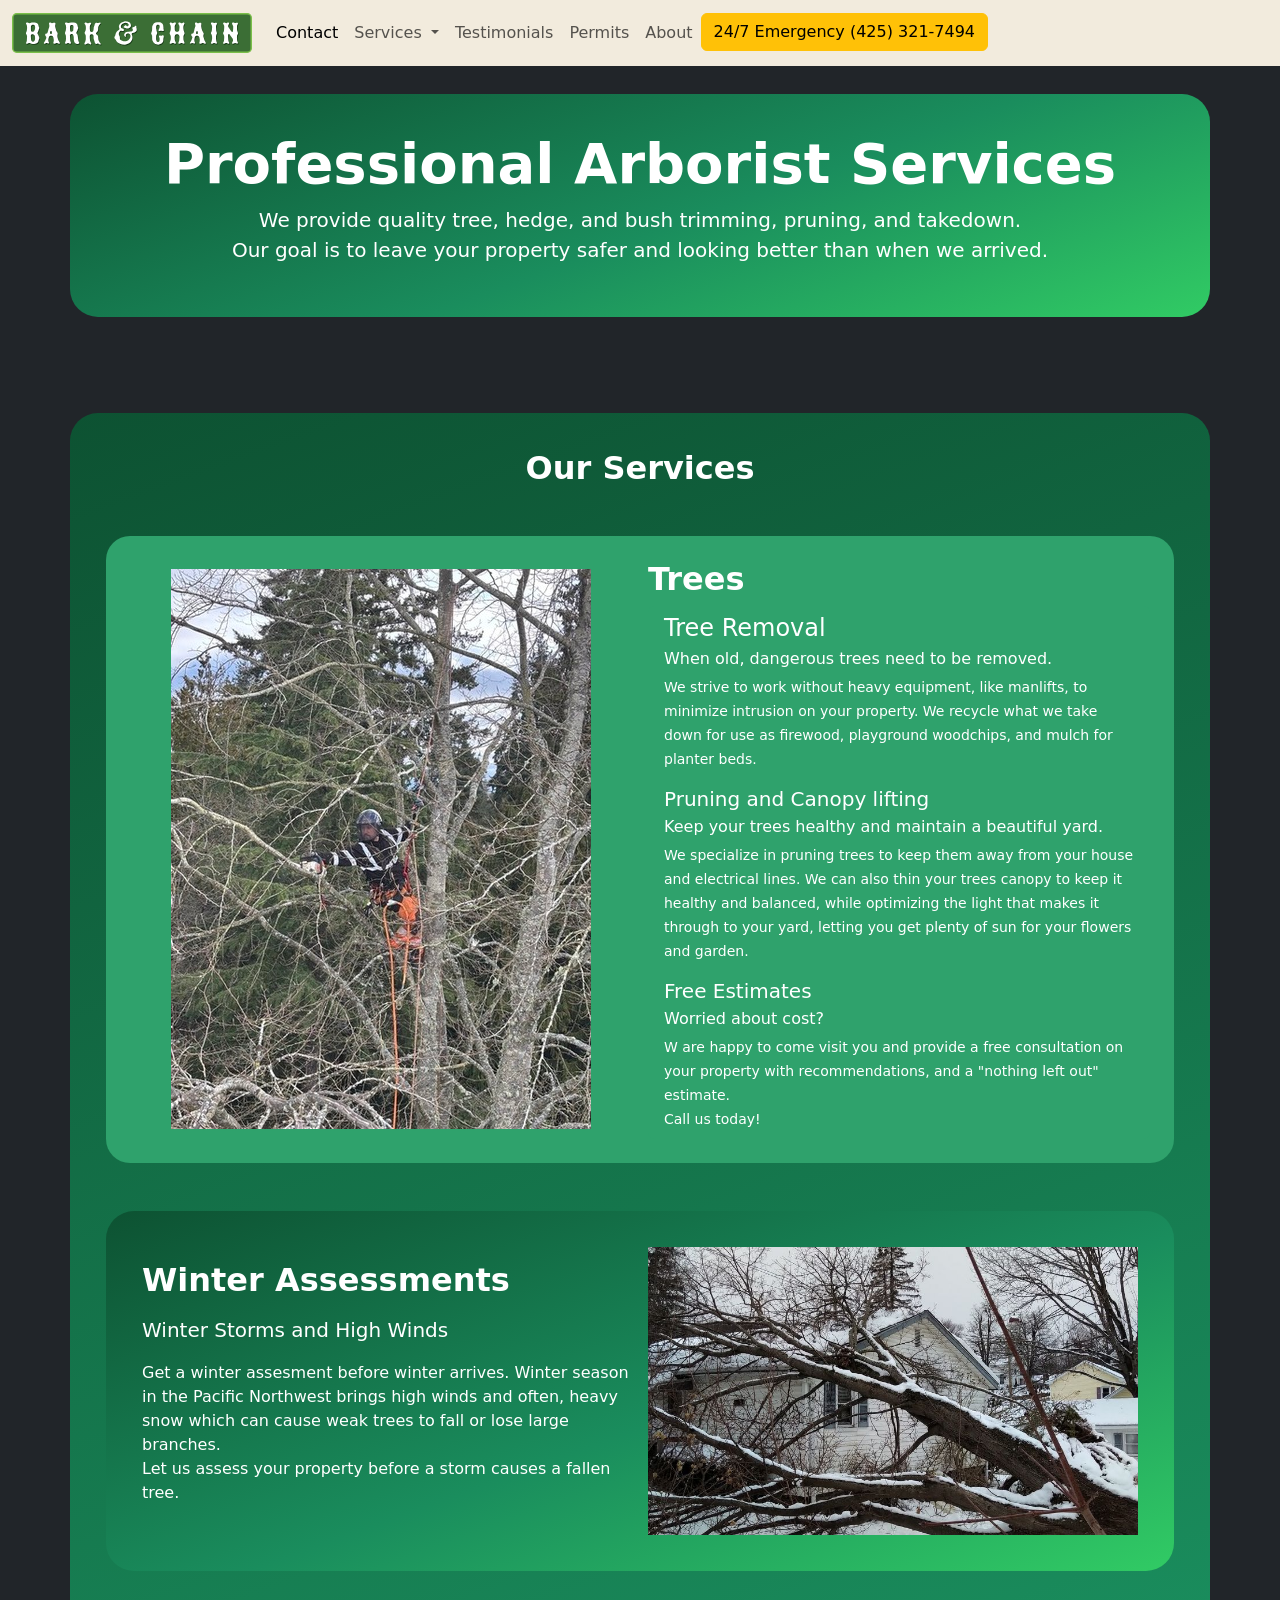
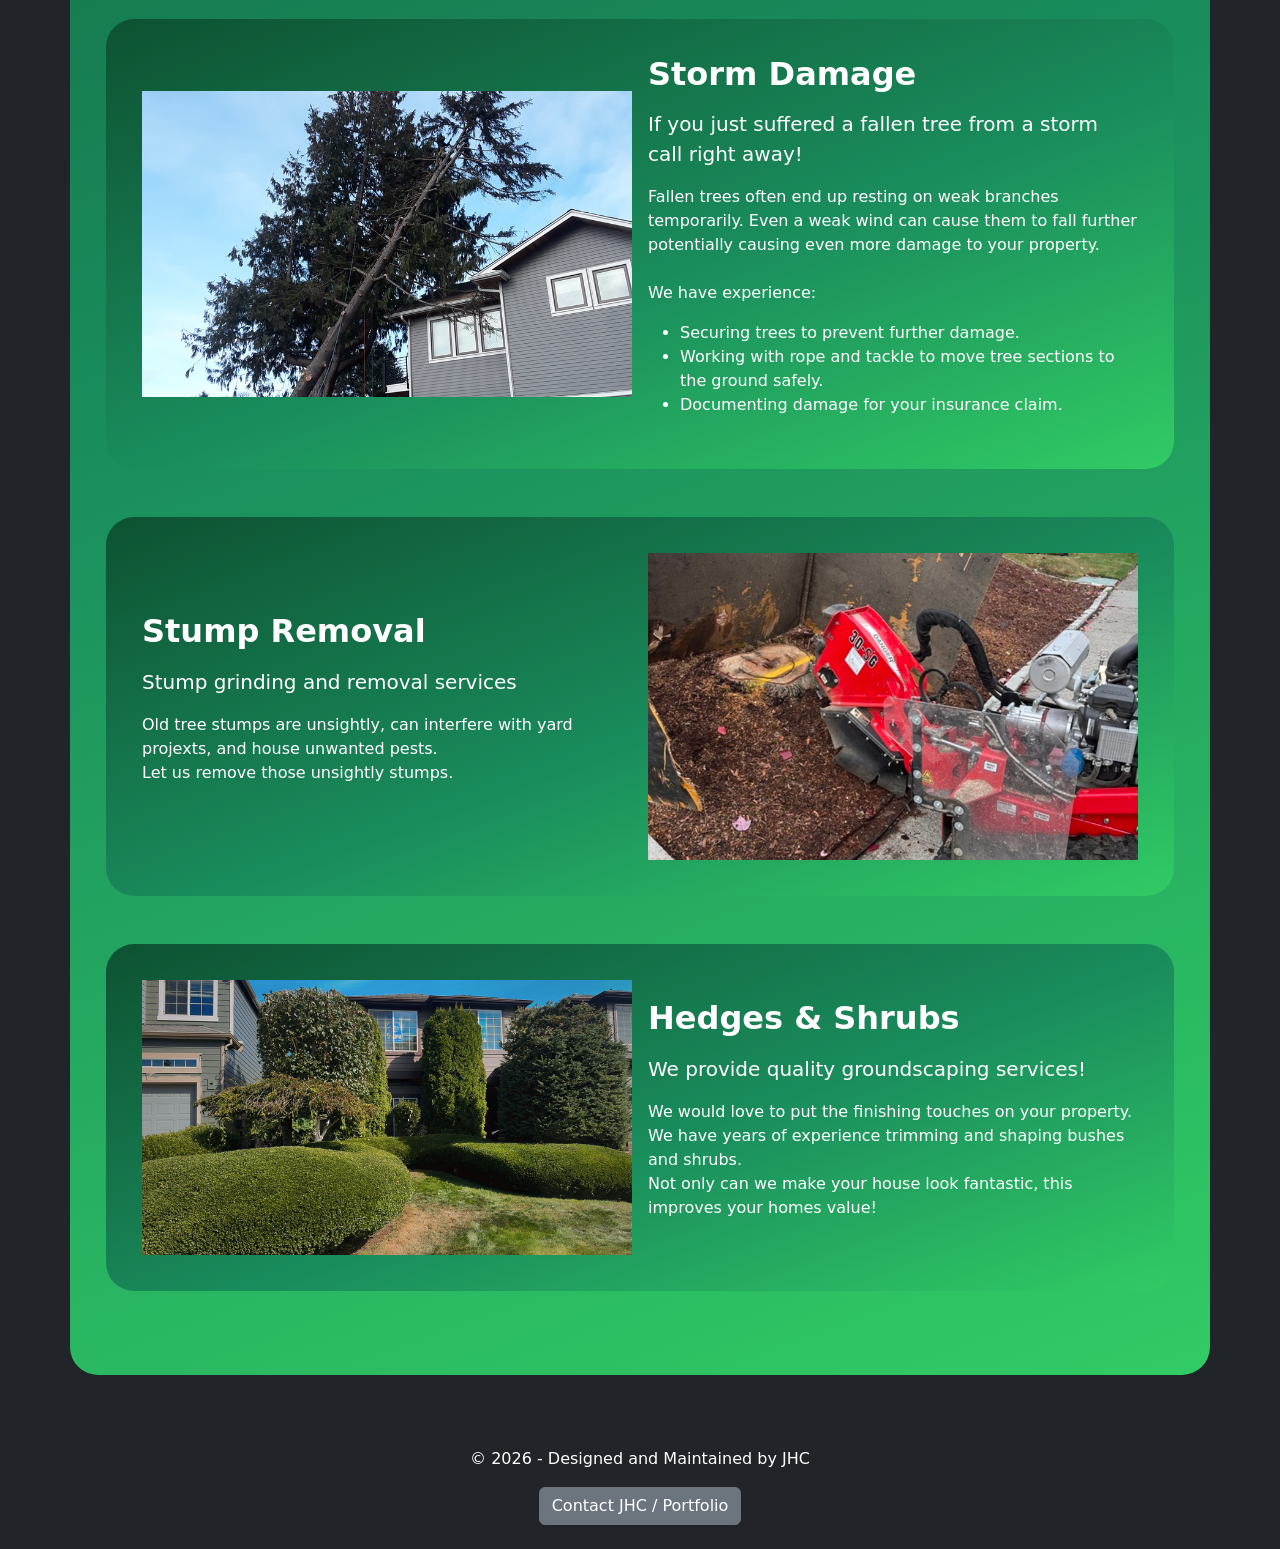
<file: services.html>
<!DOCTYPE html>
<html lang="en">

<head>
  <meta charset="UTF-8">
  <meta name="viewport" content="width=device-width, initial-scale=1.0">
  <title>Bark and Chain Tree Service</title>
  <!-- CSS -->
  <link href="https://cdn.jsdelivr.net/npm/bootstrap@5.3.8/dist/css/bootstrap.min.css" rel="stylesheet"
    integrity="sha384-sRIl4kxILFvY47J16cr9ZwB07vP4J8+LH7qKQnuqkuIAvNWLzeN8tE5YBujZqJLB" crossorigin="anonymous">
  <link rel="stylesheet" href="assets/css/style.css">
</head>

<body class="bg-dark">
     <!-- Your existing navbar with its class -->
        <nav class="navbar navbar-tan navbar-expand-lg bg-body-tertiary fixed-top">
            <div class="container-fluid">
                <!--<a class="navbar-brand" href="#">🌲BARK & CHAIN</a> -->
                <a class="navbar-brand" href="/">
                    <img src="assets/images/bark-chain-brand.svg" alt="Bark and Chain" height="40">
                </a>
                <button class="navbar-toggler" type="button" data-bs-toggle="collapse"
                    data-bs-target="#navbarSupportedContent" aria-controls="navbarSupportedContent"
                    aria-expanded="false" aria-label="Toggle navigation">
                    <span class="navbar-toggler-icon"></span>
                </button>
                <div class="collapse navbar-collapse" id="navbarSupportedContent">
                    <ul class="navbar-nav me-auto mb-2 mb-lg-0">
                        <li class="nav-item">
                            <a class="nav-link active" aria-current="page" href="/index.html#contact">Contact</a>
                        </li>
                        <li class="nav-item dropdown">
                            <a class="nav-link dropdown-toggle" href="#" role="button" data-bs-toggle="dropdown"
                                aria-expanded="false">
                                Services
                            </a>
                            <ul class="dropdown-menu">
                                <li><a class="dropdown-item" href="/services.html#treeserv">Tree Removal and Pruning</a></li>
                                <li><a class="dropdown-item" href="/services.html#assessment">Winter Assessments</a></li>
                                <li><a class="dropdown-item" href="/services.html#storm">Storm Damage</a></li>
                                <li><a class="dropdown-item" href="/services.html#stump">Stump Removal</a></li>
                                <li><a class="dropdown-item" href="/services.html#shrub">Hedges and Shrubs</a></li>
                            </ul>
                        </li>
                        <li class="nav-item">
                            <a class="nav-link" href="/index.html#testimonialhero">Testimonials</a>
                        </li>
                        <li class="nav-item">
                            <a class="nav-link" href="/permits.html">Permits</a>
                        </li>
                        <li class="nav-item">
                            <a class="nav-link" href="/about.html">About</a>
                        </li>
                        <li class="nav-item">
                            <a href="tel:+14253217494" class="btn btn-warning btn-md" role="button">24/7 Emergency (425) 321-7494</a>
                        </li>
                    </ul>
                </div>
            </div>
        </nav>
  <!-- end navbar -->

  <!-- Hero Section -->
  <header class="py-5 bg-dark text-white text-center">
    <div class="menu-offset"></div>
    <div class="container hero-panel">
      <h1 class="display-4 fw-bold">Professional Arborist Services</h1>
      <p class="lead">We provide quality tree, hedge, and bush trimming, pruning, and takedown.<br />
        Our goal is to leave your property safer and looking better than when we arrived.</p>
    </div>
  </header>

  <!-- Services Section -->
  <section class="py-5 bg-dark" id="services">
    <div class="container hero-panel">
      <div class="text-center mb-5">
        <h2 class="fw-bold text-white">Our Services</h2>
      </div>

      <!-- Tree Services Image Left, Text Right -->
      <div class="service-container service-panel mb-5" id="treeserv">
        <div class="row align-items-center g-3">
          <div class="col-md-6">
            <img class="img-fluid d-block mx-auto" src="assets/images/tree_work2.jpeg" alt="working in a tree">
            <rect width="100%" height="100%" fill="#55595c"></rect>
          </div>
          <div class="col-md-6">
            <h3 class="fw-bold text-white h2">Trees</h3>
            <ul class="list-group">
              <!-- List Item 1 -->
              <li class="list-group-item custom-list-bg border-0">
                <div class="d-flex w-100 justify-content-between">
                  <h4 class="mb-1">Tree Removal</h4>
                </div>
                <p class="mb-1">When old, dangerous trees need to be removed.</p>
                <small class="text-white">We strive to work without heavy equipment, like manlifts, to minimize
                  intrusion
                  on your property.
                  We recycle what we take down for use as firewood, playground woodchips, and mulch for planter beds.
                </small>
              </li>

              <!-- List Item 2 -->
              <li class="list-group-item custom-list-bg border-0">
                <div class="d-flex w-100 justify-content-between">
                  <h5 class="mb-1">Pruning and Canopy lifting</h5>
                </div>
                <p class="mb-1">Keep your trees healthy and maintain a beautiful yard.</p>
                <small class="text-white">We specialize in pruning trees to keep them away from your house and
                  electrical
                  lines.
                  We can also thin your trees canopy to keep it healthy and balanced, while optimizing the light that
                  makes it through to your yard,
                  letting you get plenty of sun for your flowers and garden.
                </small>
              </li>
              <!-- List Item 3 -->
              <li class="list-group-item custom-list-bg border-0">
                <div class="d-flex w-100 justify-content-between">
                  <h5 class="mb-1">Free Estimates</h5>
                </div>
                <p class="mb-1">Worried about cost?</p>
                <small class="text-white">W are happy to come visit you and provide a free consultation on your property
                  with recommendations, and a "nothing left out" estimate.<br />
                  Call us today!
                </small>
              </li>
            </ul>
          </div>
        </div>
      </div>

      <!-- Winter assesment service -->
      <div class="hero-panel service-panel mb-5" id="assessment">
        <div class="row align-items-center g-3 flex-md-row-reverse">
          <div class="col-md-6">
            <img class="img-fluid d-block mx-auto" src="assets/images/winter-fallen-tree.jpg"
              alt="fallen tree in winter" />
          </div>
          <div class="col-md-6 ">
            <h3 class="fw-bold h2">Winter Assessments</h3>
            <p class="text-secondary lead mt-3 text-white">Winter Storms and High Winds</p>
            <p class="text-secondary text-white">
              Get a winter assesment before winter arrives. Winter season in the Pacific Northwest brings high winds and
              often, heavy snow which can cause weak trees to
              fall or lose large branches.<br />
              Let us assess your property before a storm causes a fallen tree.
            </p>
          </div>
        </div>
      </div>

      <!-- Storm cleanup service-->
      <div class="hero-panel service-panel mb-5" id="storm">
        <div class="row align-items-center g-3">
          <div class="col-md-6">
            <img class="img-fluid d-block mx-auto" src="assets/images//house_danger1.jpeg"
              alt="house damaged by tree" />
          </div>
          <!--</div>-->
          <div class="col-md-6">
            <h3 class="fw-bold h2">Storm Damage</h3>
            <p class="text-secondary lead mt-3 text-white">
              If you just suffered a fallen tree from a storm call right away!
            </p>
            <p class="text-secondary text-white">
              Fallen trees often end up resting on weak branches temporarily. Even a weak wind can cause them to fall
              further potentially
              causing even more damage to your property.<br /><br />
              We have experience:
            <ul>
              <li>Securing trees to prevent further damage.</li>
              <li>Working with rope and tackle to move tree sections to the ground safely.</li>
              <li>Documenting damage for your insurance claim.</li>
            </ul>
            </p>
          </div>
        </div>
      </div>
       <!-- stumpservice -->
      <div class="hero-panel service-panel mb-5" id="stump">
        <div class="row align-items-center g-3 flex-md-row-reverse">
          <div class="col-md-6">
            <img class="img-fluid d-block mx-auto" src="assets/images/stump1.jpeg" alt="tree stump" />
          </div>
          <div class="col-md-6 ">
            <h3 class="fw-bold h2">Stump Removal</h3>
            <p class="text-secondary lead mt-3 text-white">Stump grinding and removal services</p>
            <p class="text-secondary text-white">
              Old tree stumps are unsightly, can interfere with yard projexts, and house unwanted pests.<br />
              Let us remove those unsightly stumps.
            </p>
          </div>
        </div>
      </div>

      <!-- Storm cleanup service-->
      <div class="hero-panel service-panel mb-5" id="shrub">
        <div class="row align-items-center g-3">
          <div class="col-md-6">
            <img class="img-fluid d-block mx-auto" src="assets/images/hedge_finished2.jpeg"
              alt="house damaged by tree" />
          </div>
          <!--</div>-->
          <div class="col-md-6">
            <h3 class="fw-bold h2">Hedges &amp; Shrubs</h3>
            <p class="text-secondary lead mt-3 text-white">
              We provide quality groundscaping services!
            </p>
            <p class="text-secondary text-white">
              We would love to put the finishing touches on your property. We have years of experience trimming and shaping bushes and shrubs.<br/>
              Not only can we make your house look fantastic, this improves your homes value!
            </p>
          </div>
        </div>
      </div>
  </section>

  <!-- end services-->

  <!-- Footer -->
  <footer class="text-center py-4 bg-dark text-bg-dark">
    <p>&copy; <span id="current-year">2026</span> - Designed and Maintained by JHC</p>
    <a href="https://himilou.github.io/" class="btn btn-secondary" role="button">Contact JHC / Portfolio</a>
  </footer>

  <script src="https://cdn.jsdelivr.net/npm/bootstrap@5.3.8/dist/js/bootstrap.bundle.min.js"
    integrity="sha384-FKyoEForCGlyvwx9Hj09JcYn3nv7wiPVlz7YYwJrWVcXK/BmnVDxM+D2scQbITxI"
    crossorigin="anonymous">
  </script>
  <!-- script to auto close navbar in mobile mode-->
  <script>
    const navbarCollapse = document.getElementById('navbarSupportedContent');
    document.querySelectorAll('#navbarSupportedContent .dropdown-menu .dropdown-item').forEach((link) => {
      link.addEventListener('click', () => {
        if (window.matchMedia('(max-width: 991.98px)').matches && navbarCollapse) {
          bootstrap.Collapse.getOrCreateInstance(navbarCollapse).hide();
        }
      });
    });
  </script>
</body>

</html>
</file>
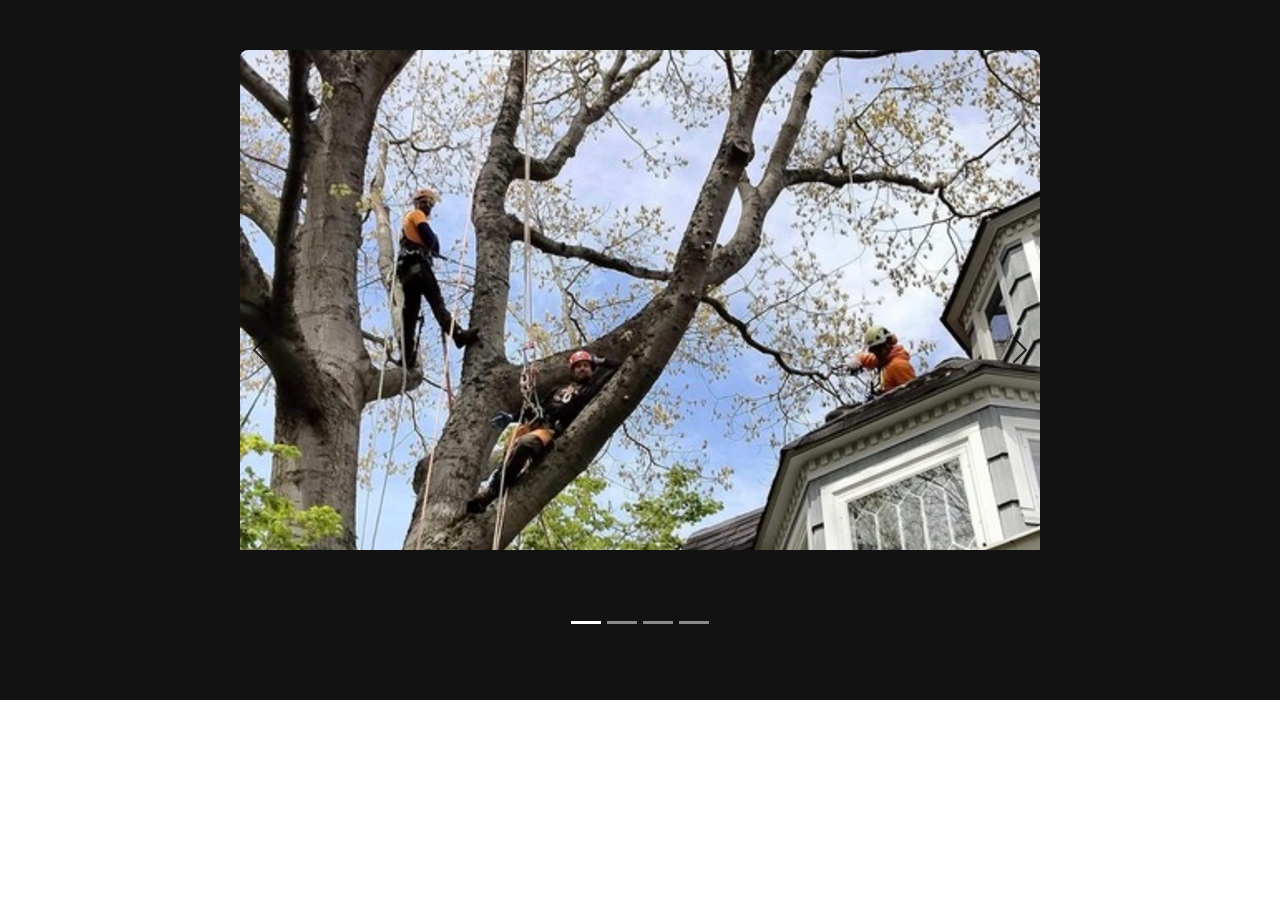
<file: test.html>
<!DOCTYPE html>
<html lang="en">

<head>
    <meta charset="UTF-8">
    <meta name="viewport" content="width=device-width, initial-scale=1.0">
    <title>Bark and Chain Tree Service</title>
    <!-- CSS -->
    <link href="https://cdn.jsdelivr.net/npm/bootstrap@5.3.8/dist/css/bootstrap.min.css" rel="stylesheet" integrity="sha384-sRIl4kxILFvY47J16cr9ZwB07vP4J8+LH7qKQnuqkuIAvNWLzeN8tE5YBujZqJLB" crossorigin="anonymous">
    <link rel="stylesheet" href="assets/css/style.css">

    <style>
     /* Dark background container stretching full width */
.carousel-container {
  background-color: #121212;
  padding: 50px 0;
  display: flex;
  justify-content: center;
  align-items: center;
  width: 100%;
  overflow: hidden;
}

/* Wrapper handling dynamic scaling and button padding */
.custom-carousel-wrapper {
  position: relative;
  width: 100%;
  /* Max width accommodates 800px image + 60px padding on each side */
  max-width: 920px; 
  padding: 0 60px;
  box-sizing: border-box;
}

/* Enforce 4:3 aspect ratio fluidly down to mobile */
.carousel-inner {
  width: 100%;
  max-width: 800px;
  aspect-ratio: 4 / 3; /* Keeps the 800x600 proportions perfectly */
  margin: 0 auto;
  border-radius: 8px;
  overflow: hidden;
}

/* Ensure images scale perfectly inside the track */
.carousel-item img {
  width: 100%;
  height: 100%;
  object-fit: cover;
}

/* Position controls tightly but outside the image track */
.carousel-control-prev,
.carousel-control-next {
  width: 50px;
  height: 50px;
  top: 50%;
  transform: translateY(-50%);
  opacity: 0.8;
  transition: opacity 0.2s ease;
}

.carousel-control-prev { left: 5px; }
.carousel-control-next { right: 5px; }

.carousel-control-prev:hover,
.carousel-control-next:hover { opacity: 1; }

/* White, high-contrast control arrows */
.carousel-control-prev-icon,
.carousel-control-next-icon {
  filter: invert(1) drop-shadow(0px 2px 4px rgba(0,0,0,0.3));
  width: 2rem;
  height: 2rem;
}

    </style>
</head>

<body>

    <div class="carousel-container">
        <div class="main-carousel-wrapper">

            <div id="mainCarousel" class="carousel slide" data-bs-ride="carousel">

                <!-- Indicators  -->
                <div class="carousel-indicators">
                    <button type="button" data-bs-target="#mainCarousel" data-bs-slide-to="0" class="active"
                        aria-current="true" aria-label="Slide 1"></button>
                    <button type="button" data-bs-target="#mainCarousel" data-bs-slide-to="1"
                        aria-label="Slide 2"></button>
                    <button type="button" data-bs-target="#mainCarousel" data-bs-slide-to="2"
                        aria-label="Slide 3"></button>
                    <button type="button" data-bs-target="#mainCarousel" data-bs-slide-to="3"
                        aria-label="Slide 4"></button>
                </div>

                <!-- Carousel Items (800x600px Box) -->
                <div class="carousel-inner">
                    <div class="carousel-item">
                        <img src="assets/images/carsl_news.jpeg" alt="in a tree on the news">
                    </div>
                    <div class="carousel-item">
                        <img src="assets/images/carsl_water.jpeg" alt="working on a tree over water">
                    </div>
                    <div class="carousel-item active">
                        <img src="assets/images/carsl_chill.jpeg" alt="tree work">
                    </div>
                    <div class="carousel-item">
                        <img src="assets/images/carsl_dwntwn.jpeg" alt="downtown tree work">
                    </div>
                </div>

                <!-- Controls -->
                <button class="carousel-control-prev" type="button" data-bs-target="#mainCarousel" data-bs-slide="prev">
                    <span class="carousel-control-prev-icon" aria-hidden="true"></span>
                    <span class="visually-hidden">Previous</span>
                </button>
                <button class="carousel-control-next" type="button" data-bs-target="#mainCarousel" data-bs-slide="next">
                    <span class="carousel-control-next-icon" aria-hidden="true"></span>
                    <span class="visually-hidden">Next</span>
                </button>

            </div>

        </div>
    </div>

    <!-- Bootstrap 5 JavaScript Bundle with Popper -->
    <!-- JavaScript path assets/js/ -->
    <script src="https://cdn.jsdelivr.net/npm/bootstrap@5.3.8/dist/js/bootstrap.bundle.min.js"
        integrity="sha384-FKyoEForCGlyvwx9Hj09JcYn3nv7wiPVlz7YYwJrWVcXK/BmnVDxM+D2scQbITxI"
        crossorigin="anonymous"></script>

    <script src="assets/js/script.js"></script>
</body>

</html>
</file>
<file: assets/css/style.css>
/* Base header holds the background image */
.home-header {
  background-image: linear-gradient(rgba(0, 0, 0, 0.5), rgba(0, 0, 0, 0.5)), url(../images/wood-endgrain-4k-v2.png);
  background-size: cover;
  background-position: center;
  background-repeat: no-repeat;
  min-height: 80vh;
}

/* pages without wood grain backgound */
.site-header {
  background-image: none;
  background-color: #00000080;
}


/* Navbar */
.navbar-tan {
  background-color: #F2EBDD !important;
  /* !important ensures it overrides Bootstrap defaults */
}

.navbar-tan .dropdown-menu {
  background-color: #F2EBDD;
}

.home-hero-logo {
  width: min(100%, 280px);
  height: auto;
}

/* carousel */
.carousel-container {
  background-color: transparent;
  padding: 0 0 50px;
  display: flex;
  justify-content: center;
  align-items: center;
  width: 100%;
  overflow: hidden;
}

/* Wrapper handling dynamic scaling and button padding */
.main-carousel-wrapper {
  position: relative;
  width: 100%;
  /* Max width accommodates 800px image + 60px padding on each side */
  max-width: 900px;
  padding: 0 40px;
  box-sizing: border-box;
}

/* Enforce 4:3 aspect ratio fluidly down to mobile */
/* Note image base sizes must be close or carousel will jump around */
.carousel-inner {
  width: 100%;
  max-width: 800px;
  aspect-ratio: 4 / 3;
  /* Keeps the 800x600 proportions perfectly */
  margin: 0 auto;
  border-radius: 8px;
  overflow: hidden;
}

/* img scaling  */
.carousel-item img {
  width: 100%;
  height: 100%;
  object-fit: cover;
}

/* Control position */
.carousel-control-prev,
.carousel-control-next {
  width: 50px;
  height: 50px;
  top: 50%;
  transform: translateY(-50%);
  opacity: 0.8;
  transition: opacity 0.2s ease;
}

.carousel-control-prev {
  left: 5px;
}

.carousel-control-next {
  right: 5px;
}

.carousel-control-prev:hover,
.carousel-control-next:hover {
  opacity: 1;
}

/* control arrows */
.carousel-control-prev-icon,
.carousel-control-next-icon {
  filter: invert(1) drop-shadow(0px 2px 4px rgba(0, 0, 0, 0.3));
  width: 2rem;
  height: 2rem;
}



/* end carousel */
/* main page styles*/

main {
  background-color: #2FA26C;
  border-radius: 24px;
  padding: 24px;
}

/* pad next section down to not be overlaid by the menu */
.menu-offset {
  padding-top: 36px;
  padding-bottom: 10px;
}

.testimonialhero {
  padding: 70px 0 48px;
}

.hero-grid {
  display: grid;
  grid-template-columns: 1.2fr 0.8fr;
  gap: 28px;
  align-items: center;
}

.hero-panel {
  background: linear-gradient(160deg, #0d5232 0%, #1a8d5d 55%, #31cb64 100%);
  border-radius: 28px;
  padding: 36px;
  color: white;
  box-shadow: var(--shadow);
}

.cards {
  display: grid;
  grid-template-columns: repeat(3, minmax(0, 1fr));
  gap: 24px;
  margin-top: 18px;
}

.card {
  background: linear-gradient(160deg, #0d5232 0%, #1a8d5d 55%, #31cb64 100%);
  border: 1px solid var(--border);
  border-radius: 22px;
  padding: 26px 22px;
  box-shadow: 0 10px 20px rgba(23, 57, 86, 0.04);
}


/* permits page */
.accordion {
  /* Collapsed Colors */
  --bs-accordion-btn-bg: #0d5232 !important;
  --bs-accordion-btn-color: #ffffff !important;
  
  /* Open/Active Colors */
  --bs-accordion-active-bg: #1abc9c !important;
  --bs-accordion-active-color: #ffffff !important;
}

.accordion-button::after {
  filter: invert(1) brightness(2) !important;
}

.bg-permit-container {
  background-color: #1a8d5d;
  color: #ffffff;
}

.padded-container {
  border: 2px solid var(--border);
  border-color: black;
  border-radius: 22px;
  margin: 10px;
  padding: 10px;
}

/* permit page end */

/* services page */
.service-container {
  background: #2FA26C;
  color: white;
  box-shadow: var(--shadow);
  border-radius: 24px;
  padding: 24px;
}


.list-group-item.custom-list-bg {
  background-color: #2FA26C; 
  color: #ffffff;            /* text color */
}

/* end services */


/* footer begin */

footer {
  align-content: center;
  text-align: center;
}



/* footer end */


/* Optional: Make it shorter on mobile screens so it scales nicely */
@media (max-width: 768px) {
  .carousel-img {
    height: 200px;
  }

  .hero-grid {
    grid-template-columns: minmax(0, 1fr);
  }

  .cards {
    grid-template-columns: 1fr;
  }
}
</file>
